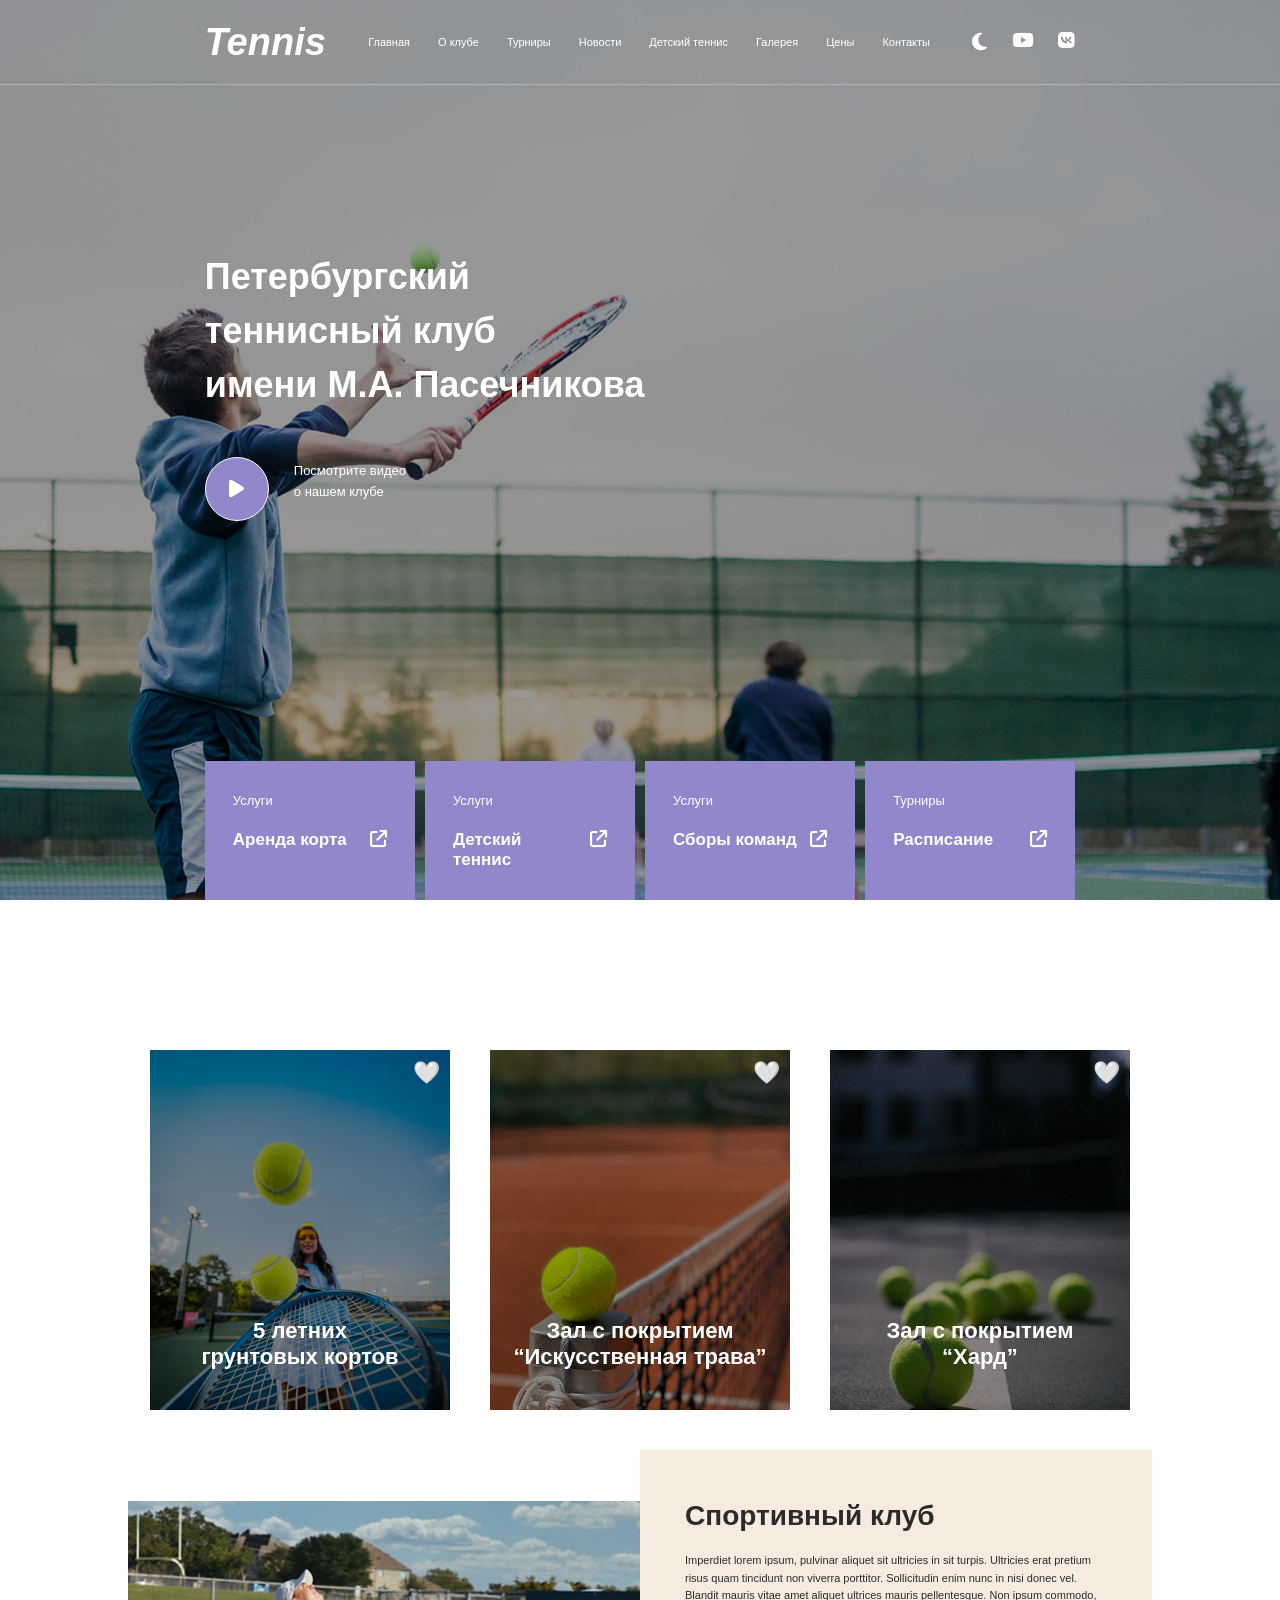
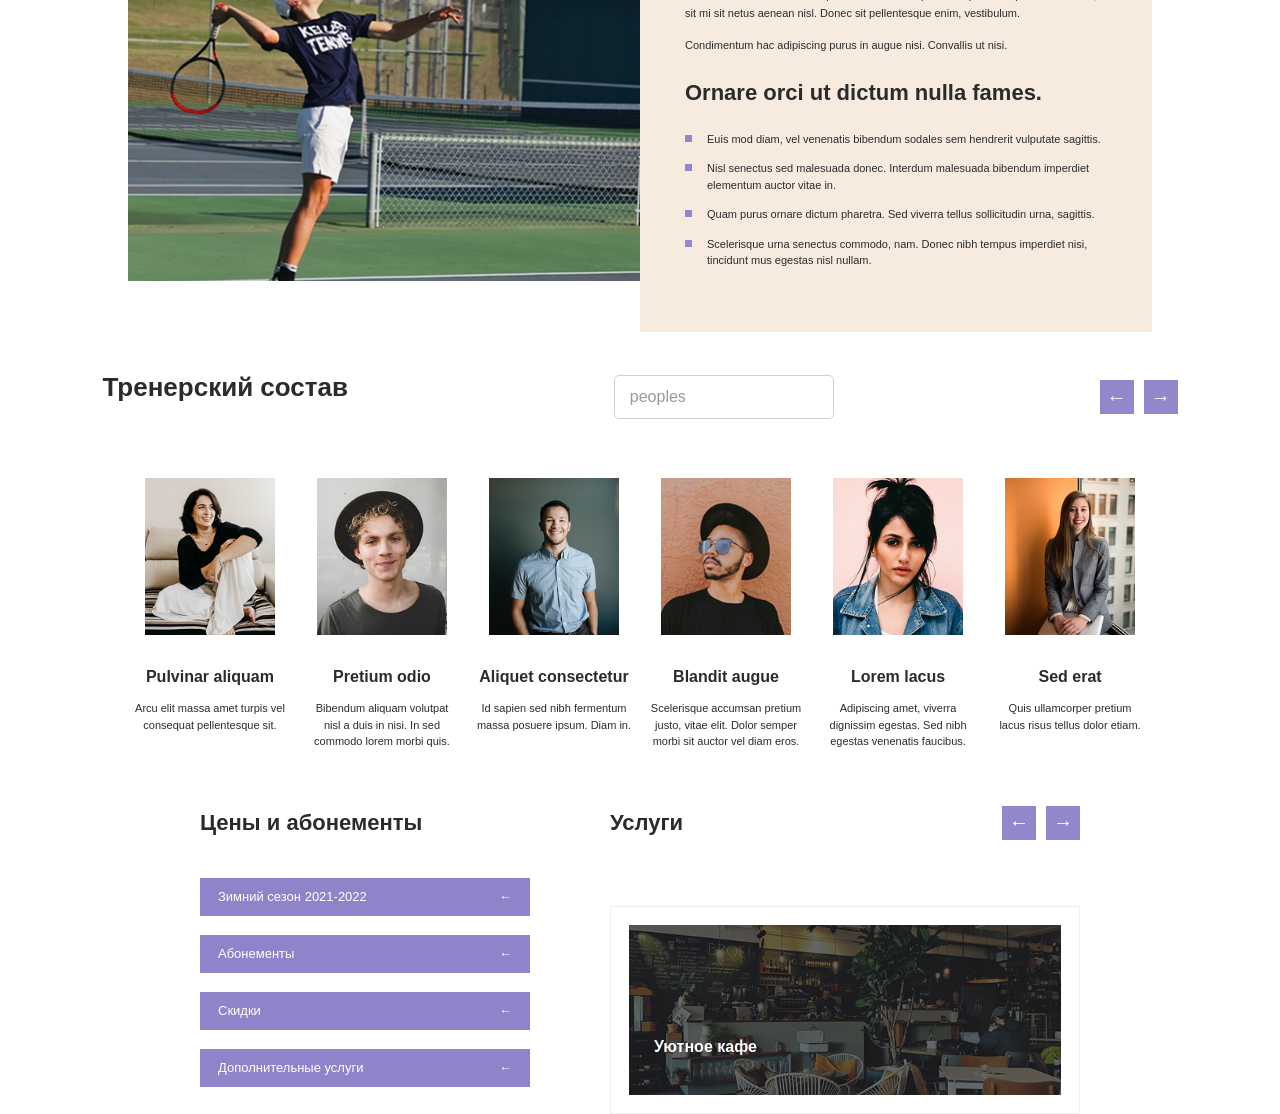
<file: index.html>
<!doctype html>
<html lang="ru">
  <head>
    <meta charset="UTF-8" />
    <meta name="viewport" content="width=device-width, initial-scale=1.0" />
    <title>Tennis Club</title>
    <link rel="stylesheet" href="style1.css" />
    <link
      rel="stylesheet"
      href="https://cdnjs.cloudflare.com/ajax/libs/font-awesome/6.5.2/css/all.min.css"
    />
  </head>
  <body>
    <div class="main">
      <header>
        <a href="#" class="logo">Tennis</a>

        <nav>
          <a href="#">Главная</a>
          <a href="kulibXaqida.html">О клубе</a>
          <a href="#">Турниры</a>
          <a href="yangilik.html">Новости</a>
          <a href="#">Детский теннис</a>
          <a href="#">Галерея</a>
          <a href="#">Цены</a>
          <a href="#">Контакты</a>
        </nav>

        <div class="icons">
          <button class="theme-btn" id="themeBtn">
            <i class="fa-solid fa-moon"></i>
          </button>
          <i class="fa-brands fa-youtube"></i>
          <i class="fa-brands fa-vk"></i>
        </div>
      </header>

      <section class="hero">
        <h1>
          Петербургский<br />
          теннисный клуб<br />
          имени М.А. Пасечникова
        </h1>

        <div class="video">
          <button><i class="fa-solid fa-play"></i></button>
          <p>Посмотрите видео<br />о нашем клубе</p>
        </div>

        <div class="cards">
          <div class="card">
            <p>Услуги</p>
            <h3>
              Аренда корта
              <i class="fa-solid fa-arrow-up-right-from-square"></i>
            </h3>
          </div>

          <div class="card">
            <p>Услуги</p>
            <h3>
              Детский теннис
              <i class="fa-solid fa-arrow-up-right-from-square"></i>
            </h3>
          </div>

          <div class="card">
            <p>Услуги</p>
            <h3>
              Сборы команд
              <i class="fa-solid fa-arrow-up-right-from-square"></i>
            </h3>
          </div>

          <div class="card">
            <p>Турниры</p>
            <h3>
              Расписание <i class="fa-solid fa-arrow-up-right-from-square"></i>
            </h3>
          </div>
        </div>
      </section>
    </div>

    <section class="sec-1">
      <div class="tennis-card1">
        <span class="likee">🤍</span>
        <h2>5 летних<br />грунтовых кортов</h2>
      </div>
      <div class="tennis-card2">
        <span class="likee">🤍</span>
        <h2>
          Зал с покрытием <br />
          “Искусственная трава”
        </h2>
      </div>
      <div class="tennis-card3">
        <span class="likee">🤍</span>
        <h2>
          Зал с покрытием <br />
          “Хард”
        </h2>
      </div>
    </section>

    <section class="sec-2">
      <div class="club">
        <img src="assets/Rectangle 45.png" alt="Tennis" />

        <div class="text">
          <h1>Спортивный клуб</h1>

          <p>
            Imperdiet lorem ipsum, pulvinar aliquet sit ultricies in sit turpis.
            Ultricies erat pretium risus quam tincidunt non viverra porttitor.
            Sollicitudin enim nunc in nisi donec vel. Blandit mauris vitae amet
            aliquet ultrices mauris pellentesque. Non ipsum commodo, sit mi sit
            netus aenean nisl. Donec sit pellentesque enim, vestibulum.
          </p>

          <p>
            Condimentum hac adipiscing purus in augue nisi. Convallis ut nisi.
          </p>

          <h2>Ornare orci ut dictum nulla fames.</h2>

          <ul>
            <li>
              Euis mod diam, vel venenatis bibendum sodales sem hendrerit
              vulputate sagittis.
            </li>
            <li>
              Nisl senectus sed malesuada donec. Interdum malesuada bibendum
              imperdiet elementum auctor vitae in.
            </li>
            <li>
              Quam purus ornare dictum pharetra. Sed viverra tellus sollicitudin
              urna, sagittis.
            </li>
            <li>
              Scelerisque urna senectus commodo, nam. Donec nibh tempus
              imperdiet nisi, tincidunt mus egestas nisl nullam.
            </li>
          </ul>
        </div>
      </div>
    </section>

    <section class="trainers">
      <div class="top">
        <h1>Тренерский состав</h1>

        <input class="inp" type="text" placeholder="peoples" />

        <div class="buttons">
          <button>←</button>
          <button>→</button>
        </div>
      </div>

      <div class="cardsss">
        <div class="cardd">
          <img src="assets/Rectangle 39 (1).png" alt="Тренер" />
          <h3 class="userName">Pulvinar aliquam</h3>
          <p>
            Arcu elit massa amet turpis vel <br />
            consequat pellentesque sit.
          </p>
        </div>

        <div class="cardd">
          <img src="assets/Rectangle 52.png" alt="Тренер" />
          <h3 class="userName">Pretium odio</h3>
          <p>
            Bibendum aliquam volutpat <br />
            nisl a duis in nisi. In sed <br />
            commodo lorem morbi quis.
          </p>
        </div>

        <div class="cardd">
          <img src="assets/Rectangle 54.png" alt="Тренер" />
          <h3 class="userName">Aliquet consectetur</h3>
          <p>
            Id sapien sed nibh fermentum <br />
            massa posuere ipsum. Diam in.
          </p>
        </div>

        <div class="cardd">
          <img src="assets/Rectangle 56.png" alt="Тренер" />
          <h3 class="userName">Blandit augue</h3>
          <p>
            Scelerisque accumsan pretium <br />
            justo, vitae elit. Dolor semper <br />
            morbi sit auctor vel diam eros.
          </p>
        </div>

        <div class="cardd">
          <img src="assets/Rectangle 58.png" alt="Тренер" />
          <h3 class="userName">Lorem lacus</h3>
          <p>
            Adipiscing amet, viverra <br />
            dignissim egestas. Sed nibh <br />
            egestas venenatis faucibus.
          </p>
        </div>

        <div class="cardd">
          <img src="assets/Rectangle 60.png" alt="Тренер" />
          <h3 class="userName">Sed erat</h3>
          <p>
            Quis ullamcorper pretium <br />
            lacus risus tellus dolor etiam.
          </p>
        </div>
      </div>
    </section>

    <section>
      <div class="wrapper">
        <div class="prices">
          <h2>Цены и абонементы</h2>

          <a href="#" class="btn">Зимний сезон 2021-2022 <span>←</span></a>
          <a href="#" class="btn">Абонементы <span>←</span></a>
          <a href="#" class="btn">Скидки <span>←</span></a>
          <a href="#" class="btn">Дополнительные услуги <span>←</span></a>
        </div>

        <div class="services">
          <div class="top">
            <h2>Услуги</h2>
            <div class="arrows">
              <button>←</button>
              <button>→</button>
            </div>
          </div>

          <div class="cardddd">
            <div class="photo">
              <img src="./assets/Rectangle 39 (2).png" alt="Уютное кафе" />
              <p>Уютное кафе</p>
            </div>
          </div>
        </div>
      </div>
    </section>
    <script src="./app.js"></script>
  </body>
</html>
</file>
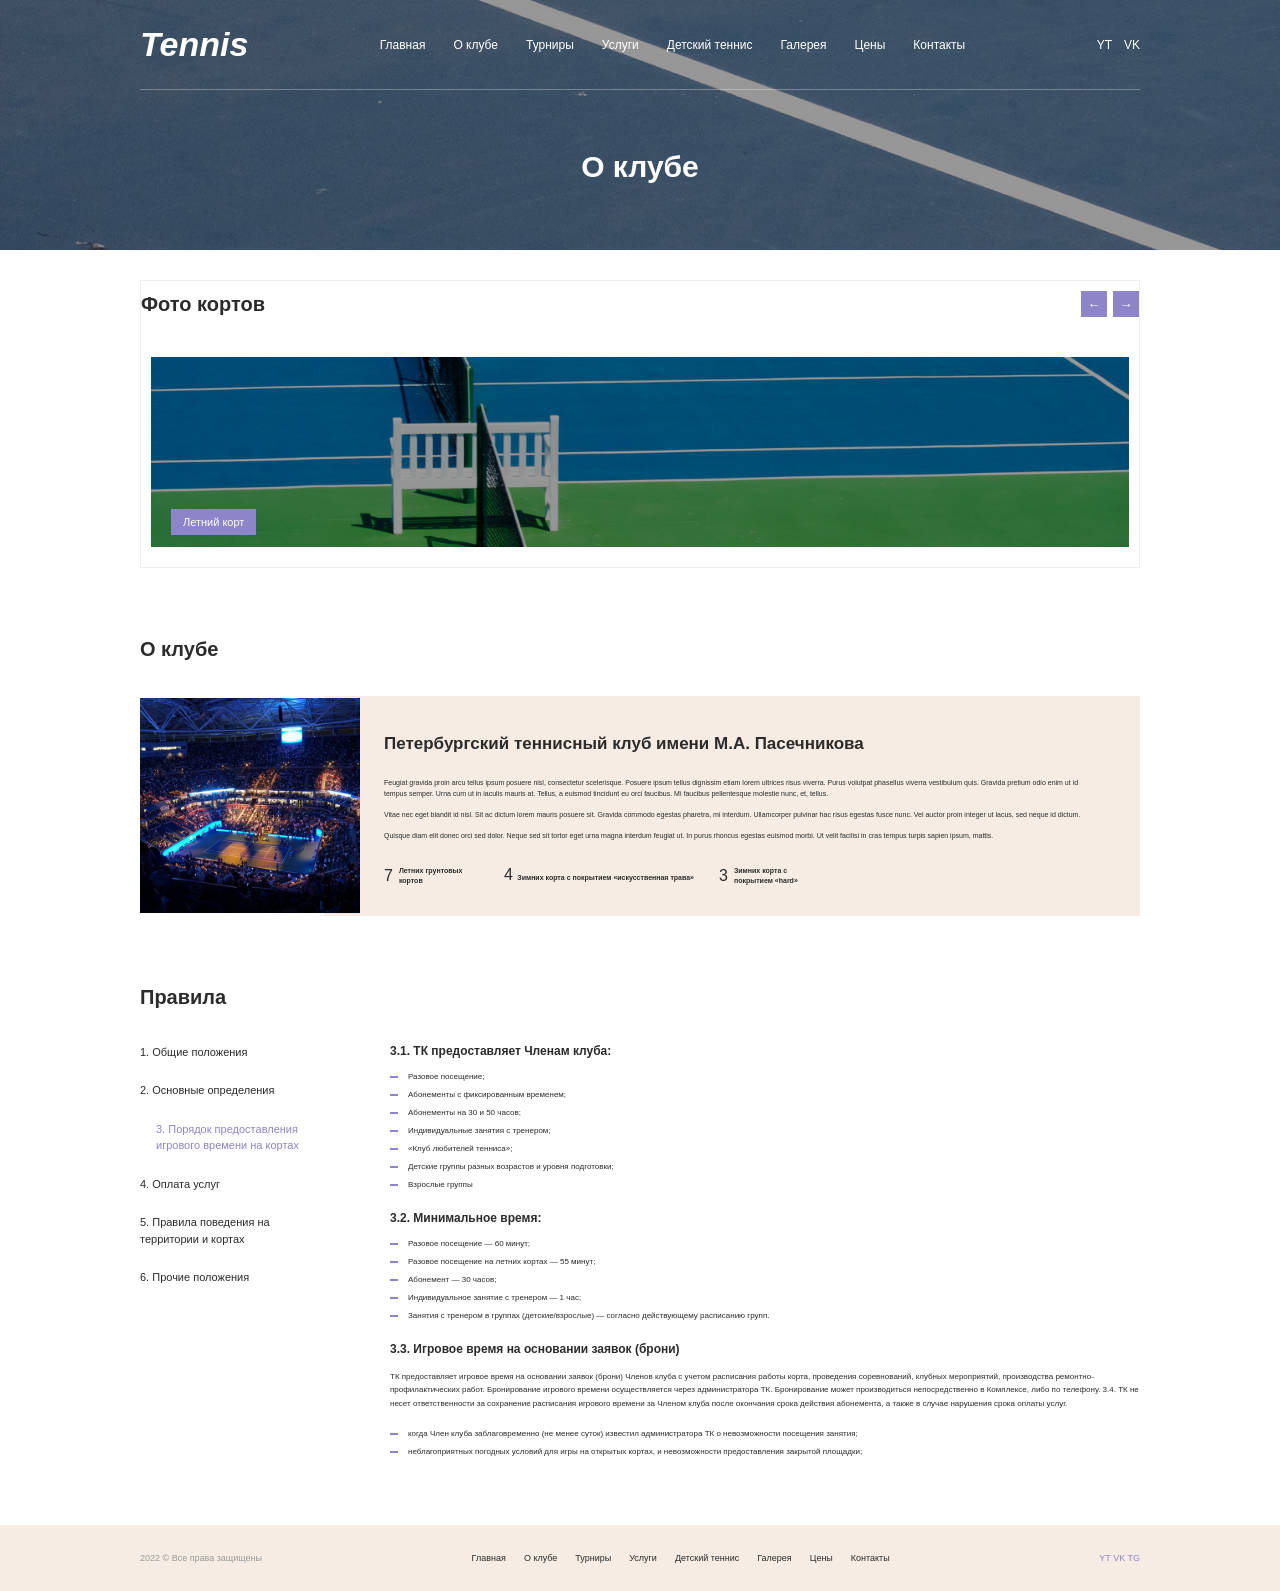
<file: kulibXaqida.html>
<!doctype html>
<html lang="ru">
  <head>
    <meta charset="UTF-8" />
    <meta name="viewport" content="width=device-width, initial-scale=1.0" />
    <title>О клубе - Tennis Club</title>
    <link rel="stylesheet" href="kulibXaqida.css" />
  </head>
  <body>
    <!-- Шапка -->
    <header class="header">
      <img src="./assets/Rectangle 26 (2).png" alt="" class="header-bg" />

      <div class="container header1">
        <a href="#" class="logo">Tennis</a>

        <nav class="menu">
          <a href="#">Главная</a>
          <a href="kulibXaqida.html">О клубе</a>
          <a href="#">Турниры</a>
          <a href="#">Услуги</a>
          <a href="#">Детский теннис</a>
          <a href="#">Галерея</a>
          <a href="#">Цены</a>
          <a href="#">Контакты</a>
        </nav>

        <div class="icon">
          <a href="#">YT</a>
          <a href="#">VK</a>
        </div>
      </div>

      <h1 class="title1">О клубе</h1>
    </header>

    <main>
      <section class="photos11">
        <div class="container">
          <div class="photos111">
            <h2 class="section-title">Фото кортов</h2>

            <div class="arr">
              <button type="button">←</button>
              <button type="button">→</button>
            </div>
          </div>

          <div class="yozgi">
            <img src="./assets/Rectangle 39 (3).png" alt="Летний корт" />
            <span class="yoz">Летний корт</span>
          </div>
        </div>
      </section>

      <section class="about1">
        <div class="container">
          <h2 class="section-title">О клубе</h2>

          <div class="about2">
            <img
              src="./assets/Rectangle 45 (3).png"
              alt="Стадион"
              class="about-img"
            />

            <div class="about3">
              <h3 class="about4">
                Петербургский теннисный клуб имени М.А. Пасечникова
              </h3>

              <p>
                Feugiat gravida proin arcu tellus ipsum posuere nisl,
                consectetur scelerisque. Posuere ipsum tellus dignissim etiam
                lorem ultrices risus viverra. Purus volutpat phasellus viverra
                vestibulum quis. Gravida pretium odio enim ut id tempus semper.
                Urna cum ut in iaculis mauris at. Tellus, a euismod tincidunt eu
                orci faucibus. Mi faucibus pellentesque molestie nunc, et,
                tellus.
              </p>

              <p>
                Vitae nec eget blandit id nisl. Sit ac dictum lorem mauris
                posuere sit. Gravida commodo egestas pharetra, mi interdum.
                Ullamcorper pulvinar hac risus egestas fusce nunc. Vel auctor
                proin integer ut lacus, sed neque id dictum.
              </p>

              <p>
                Quisque diam elit donec orci sed dolor. Neque sed sit tortor
                eget urna magna interdum feugiat ut. In purus rhoncus egestas
                euismod morbi. Ut velit facilisi in cras tempus turpis sapien
                ipsum, mattis.
              </p>

              <div class="div1">
                <div class="div2">
                  <span class="number">7</span>
                  <span class="text">Летних грунтовых кортов</span>
                </div>
                <div class="fact">
                  <span class="number">4</span>
                  <span class="text"
                    >Зимних корта с покрытием «искусственная трава»</span
                  >
                </div>
                <div class="div2">
                  <span class="number">3</span>
                  <span class="text">Зимних корта с покрытием «hard»</span>
                </div>
              </div>
            </div>
          </div>
        </div>
      </section>

      <section class="rules">
        <div class="container">
          <h2 class="section-title">Правила</h2>

          <div class="rules-box">
            <ul class="rules-menu">
              <li><a href="#">1. Общие положения</a></li>
              <li><a href="#">2. Основные определения</a></li>
              <li class="active">
                <a href="#"
                  >3. Порядок предоставления игрового времени на кортах</a
                >
              </li>
              <li><a href="#">4. Оплата услуг</a></li>
              <li>
                <a href="#">5. Правила поведения на территории и кортах</a>
              </li>
              <li><a href="#">6. Прочие положения</a></li>
            </ul>

            <div class="rules-text">
              <h4>3.1. ТК предоставляет Членам клуба:</h4>
              <ul class="dash-list">
                <li>Разовое посещение;</li>
                <li>Абонементы с фиксированным временем;</li>
                <li>Абонементы на 30 и 50 часов;</li>
                <li>Индивидуальные занятия с тренером;</li>
                <li>«Клуб любителей тенниса»;</li>
                <li>Детские группы разных возрастов и уровня подготовки;</li>
                <li>Взрослые группы</li>
              </ul>

              <h4>3.2. Минимальное время:</h4>
              <ul class="dash-list">
                <li>Разовое посещение — 60 минут;</li>
                <li>Разовое посещение на летних кортах — 55 минут;</li>
                <li>Абонемент — 30 часов;</li>
                <li>Индивидуальное занятие с тренером — 1 час;</li>
                <li>
                  Занятия с тренером в группах (детские/взрослые) — согласно
                  действующему расписанию групп.
                </li>
              </ul>

              <h4>3.3. Игровое время на основании заявок (брони)</h4>
              <p>
                ТК предоставляет игровое время на основании заявок (брони)
                Членов клуба с учетом расписания работы корта, проведения
                соревнований, клубных мероприятий, производства
                ремонтно-профилактических работ. Бронирование игрового времени
                осуществляется через администратора ТК. Бронирование может
                производиться непосредственно в Комплексе, либо по телефону.
                3.4. ТК не несет ответственности за сохранение расписания
                игрового времени за Членом клуба после окончания срока действия
                абонемента, а также в случае нарушения срока оплаты услуг.
              </p>

              <ul class="dash-list">
                <li>
                  когда Член клуба заблаговременно (не менее суток) известил
                  администратора ТК о невозможности посещения занятия;
                </li>
                <li>
                  неблагоприятных погодных условий для игры на открытых кортах,
                  и невозможности предоставления закрытой площадки;
                </li>
              </ul>
            </div>
          </div>
        </div>
      </section>
    </main>

    <footer class="footer">
      <div class="container footer-inner">
        <p class="copyright">2022 © Все права защищены</p>

        <nav class="footer-menu">
          <a href="#">Главная</a>
          <a href="kulibXaqida.html">О клубе</a>
          <a href="#">Турниры</a>
          <a href="#">Услуги</a>
          <a href="#">Детский теннис</a>
          <a href="#">Галерея</a>
          <a href="#">Цены</a>
          <a href="#">Контакты</a>
        </nav>

        <div class="socials footer-socials">
          <a href="#">YT</a>
          <a href="#">VK</a>
          <a href="#">TG</a>
        </div>
      </div>
    </footer>
    <script src="app.js"></script>
  </body>
</html>
</file>
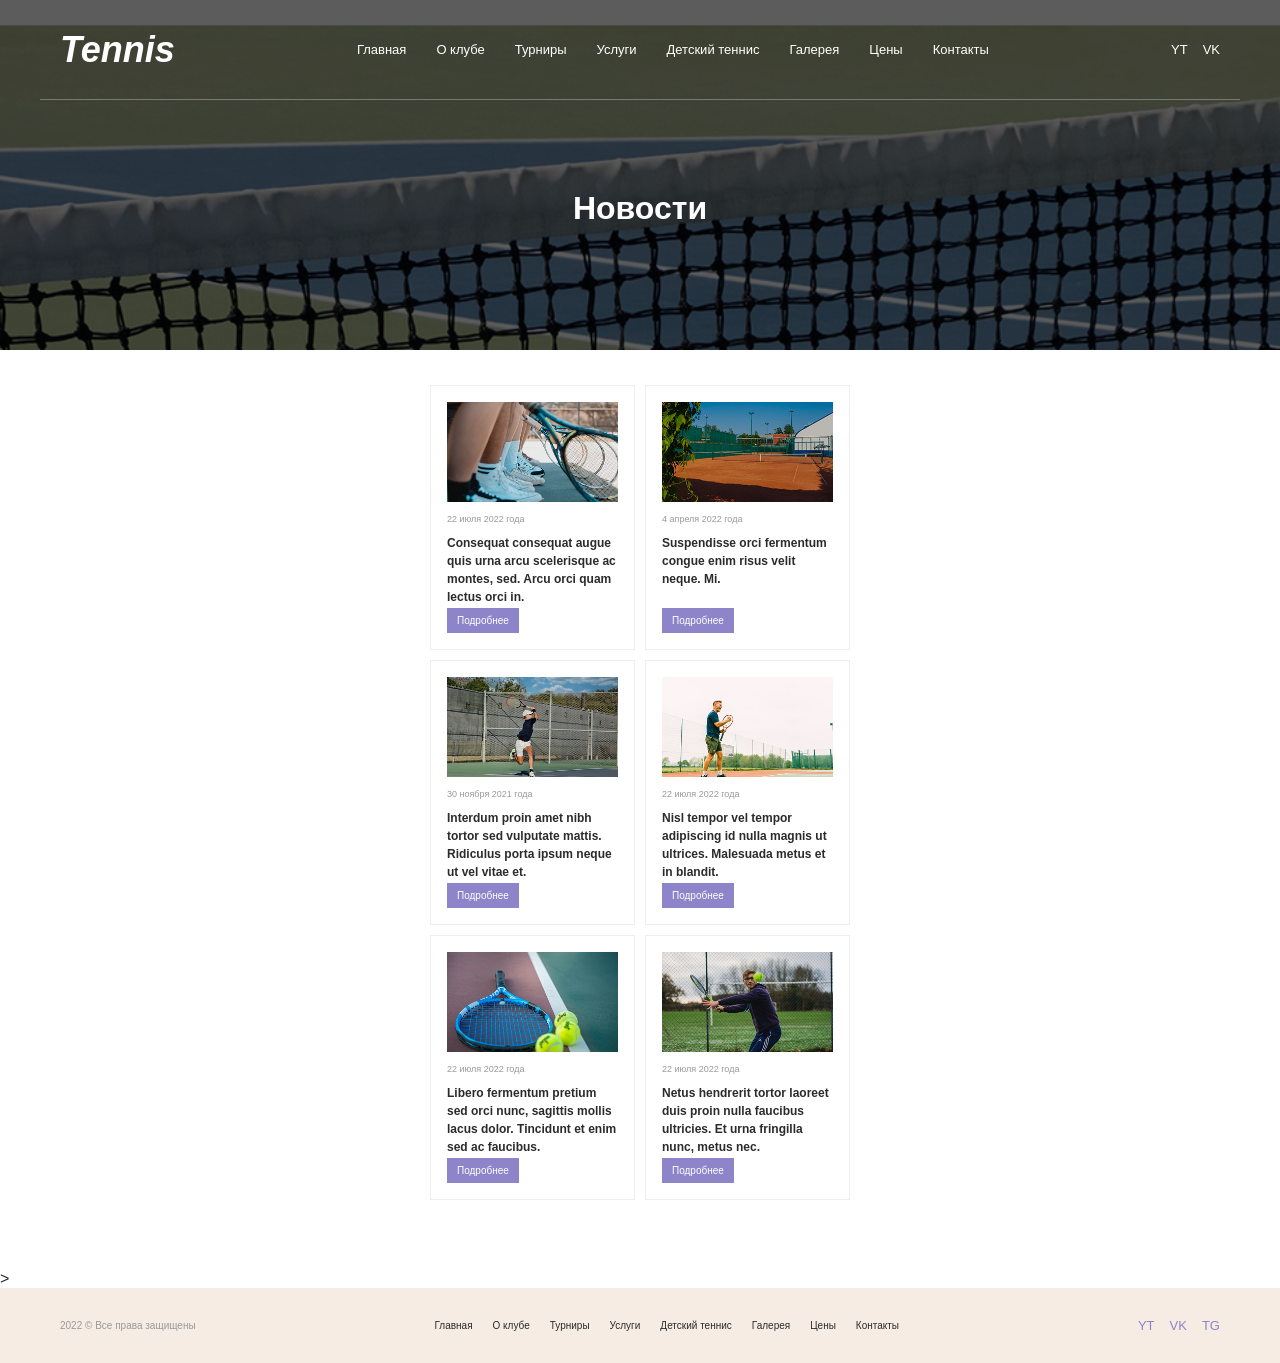
<file: yangilik.html>
<!doctype html>
<html lang="en">
  <head>
    <meta charset="UTF-8" />
    <meta name="viewport" content="width=device-width, initial-scale=1.0" />
    <title>Новости - Tennis Club</title>
    <link rel="stylesheet" href="yangilik.css" />
  </head>
  <body>
    <header class="header">
      <div class="container header-inner">
        <a href="#" class="logo">Tennis</a>

        <nav class="menu">
          <a href="#">Главная</a>
          <a href="#">О клубе</a>
          <a href="#">Турниры</a>
          <a href="#">Услуги</a>
          <a href="#">Детский теннис</a>
          <a href="#">Галерея</a>
          <a href="#">Цены</a>
          <a href="#">Контакты</a>
        </nav>

        <div class="socials">
          <a href="#">YT</a>
          <a href="#">VK</a>
        </div>
      </div>

      <h1 class="title">Новости</h1>
    </header>

    <main class="news">
      <div class="container news-list">
        <div class="news-card">
          <img src="assets/Rectangle 39 (4).png" alt="img" />
          <span class="date">22 июля 2022 года</span>
          <p class="text">
            Consequat consequat augue quis urna arcu scelerisque ac montes, sed.
            Arcu orci quam lectus orci in.
          </p>
          <a href="#" class="more">Подробнее</a>
        </div>

        <div class="news-card">
          <img src="assets/Rectangle 39 (5).png" alt="img" />
          <span class="date">4 апреля 2022 года</span>
          <p class="text">
            Suspendisse orci fermentum congue enim risus velit neque. Mi.
          </p>
          <a href="#" class="more">Подробнее</a>
        </div>

        <div class="news-card">
          <img src="assets/Rectangle 39 (6).png" alt="img" />
          <span class="date">30 ноября 2021 года</span>
          <p class="text">
            Interdum proin amet nibh tortor sed vulputate mattis. Ridiculus
            porta ipsum neque ut vel vitae et.
          </p>
          <a href="#" class="more">Подробнее</a>
        </div>

        <div class="news-card">
          <img src="./assets/Rectangle 39 (7).png" alt="img" />
          <span class="date">22 июля 2022 года</span>
          <p class="text">
            Nisl tempor vel tempor adipiscing id nulla magnis ut ultrices.
            Malesuada metus et in blandit.
          </p>
          <a href="#" class="more">Подробнее</a>
        </div>

        <div class="news-card">
          <img src="assets/Rectangle 39 (8).png" alt="img" />
          <span class="date">22 июля 2022 года</span>
          <p class="text">
            Libero fermentum pretium sed orci nunc, sagittis mollis lacus dolor.
            Tincidunt et enim sed ac faucibus.
          </p>
          <a href="#" class="more">Подробнее</a>
        </div>

        <div class="news-card">
          <img src="assets/Rectangle 39 (9).png" alt="img" />
          <span class="date">22 июля 2022 года</span>
          <p class="text">
            Netus hendrerit tortor laoreet duis proin nulla faucibus ultricies.
            Et urna fringilla nunc, metus nec.
          </p>
          <a href="#" class="more">Подробнее</a>
        </div>
      </div>
    </main>
    >
    <footer class="footer">
      <div class="container footer-inner">
        <p class="copy">2022 © Все права защищены</p>

        <nav class="footer-menu">
          <a href="#">Главная</a>
          <a href="#">О клубе</a>
          <a href="#">Турниры</a>
          <a href="#">Услуги</a>
          <a href="#">Детский теннис</a>
          <a href="#">Галерея</a>
          <a href="#">Цены</a>
          <a href="#">Контакты</a>
        </nav>

        <div class="socials footer-socials">
          <a href="#">YT</a>
          <a href="#">VK</a>
          <a href="#">TG</a>
        </div>
      </div>
    </footer>
    <script src="app.js"></script>
  </body>
</html>
</file>
<file: style1.css>
* {
  margin: 0;
  padding: 0;
  box-sizing: border-box;
  font-family: Arial, sans-serif;
}

body {
  color: #2b2b2b;
}

.main {
  width: 100%;
  min-height: 100vh;
  background: url("assets/Rectangle 26.png") center/cover no-repeat;
  color: white;
}

header {
  height: 85px;
  padding: 0 16%;
  display: flex;
  align-items: center;
  justify-content: space-between;
  border-bottom: 1px solid #ffffff40;
}

.logo {
  color: white;
  font-size: 38px;
  font-weight: bold;
  font-style: italic;
  text-decoration: none;
}

nav {
  display: flex;
  gap: 28px;
}

nav a {
  color: white;
  font-size: 11px;
  text-decoration: none;
  transition: 0.3s;
}

nav a:hover {
  color: #9187ca;
}

.icons {
  display: flex;
  gap: 25px;
  font-size: 19px;
}

.hero {
  position: relative;
  min-height: calc(100vh - 85px);
  padding: 165px 16% 0;
}

.hero h1 {
  font-size: 36px;
  line-height: 1.5;
}

.video {
  display: flex;
  align-items: center;
  gap: 25px;
  margin-top: 45px;
}

.video button {
  width: 64px;
  height: 64px;
  border: 1px solid white;
  border-radius: 50%;
  background: #9187ca;
  color: white;
  font-size: 20px;
  cursor: pointer;
}

.video p,
.card p {
  font-size: 13px;
  line-height: 1.6;
}

.cards {
  position: absolute;
  bottom: 0;
  left: 16%;
  right: 16%;
  display: flex;
  gap: 10px;
}

.card {
  flex: 1;
  min-width: 0;
  padding: 30px 28px;
  background: #9187ca;
}

.card p {
  margin-bottom: 18px;
}

.card h3 {
  display: flex;
  justify-content: space-between;
  gap: 8px;
  font-size: 17px;
}

.sec-1 {
  display: flex;
  justify-content: center;
  gap: 40px;
  margin-top: 150px;
}

.tennis-card1,
.tennis-card2,
.tennis-card3 {
  position: relative;
  width: 300px;
  height: 360px;
  display: flex;
  align-items: end;
  justify-content: center;
  background-size: cover;
  background-position: center;
  transition: 0.3s;
}

.tennis-card1 {
  background-image: url("assets/Rectangle 39.png");
}

.tennis-card2 {
  background-image: url("assets/Rectangle 41.png");
}

.tennis-card3 {
  background-image: url("assets/Rectangle 43.png");
}

.tennis-card1 h2,
.tennis-card2 h2,
.tennis-card3 h2 {
  padding-bottom: 15px;
  color: white;
  text-align: center;
  font-size: 22px;
}

.tennis-card1:hover,
.tennis-card2:hover,
.tennis-card3:hover {
  transform: translateY(-8px);
}

.tennis-card1:active,
.tennis-card2:active,
.tennis-card3:active {
  transform: scale(0.97);
}

.likee {
  position: absolute;
  top: 10px;
  right: 10px;
  font-size: 22px;
  cursor: pointer;
}

.club {
  width: 80%;
  margin: 40px auto;
  display: flex;
  align-items: center;
}

.club img {
  width: 50%;
  height: 380px;
  object-fit: cover;
}

.text {
  width: 50%;
  padding: 50px 45px;
  background: #f7ebdf;
}

h1 {
  font-size: 28px;
  margin-bottom: 20px;
}

p {
  font-size: 11px;
  line-height: 1.6;
  margin-bottom: 15px;
}

h2 {
  font-size: 22px;
  margin: 25px 0;
}

ul {
  list-style: none;
}

li {
  position: relative;
  padding-left: 22px;
  margin-bottom: 13px;
  font-size: 11px;
  line-height: 1.5;
}

li::before {
  content: "";
  position: absolute;
  top: 4px;
  left: 0;
  width: 7px;
  height: 7px;
  background: #9187ca;
}

.trainers {
  width: 84%;
  margin: 20px auto;
}

.top {
  display: flex;
  align-items: center;
  justify-content: space-between;
  margin-bottom: 45px;
}

.top h1 {
  font-size: 26px;
}

.buttons,
.arrows {
  display: flex;
  gap: 10px;
}

.buttons button,
.arrows button {
  width: 34px;
  height: 34px;
  border: none;
  background: #9187ca;
  color: white;
  font-size: 20px;
  cursor: pointer;
}

.cardsss {
  display: flex;
  justify-content: center;
}

.cardd {
  width: 16%;
  text-align: center;
  cursor: pointer;
  transition: 0.3s;
}

.cardd:hover {
  transform: translateY(-10px);
  box-shadow: 0 8px 20px #00000025;
}

.cardd:active {
  transform: scale(0.97);
}

.cardd img {
  width: 150px;
  height: 177px;
  padding: 10px;
  object-fit: cover;
  transition: 0.3s;
}

.cardd:hover img {
  transform: scale(1.03);
}

.cardd h3 {
  margin: 17px 0 12px;
  font-size: 16px;
  line-height: 1.4;
  transition: 0.3s;
}

.cardd:hover h3 {
  color: grey;
}

.cardd p {
  font-size: 11px;
  line-height: 1.5;
}

.wrapper {
  display: flex;
  gap: 80px;
  max-width: 880px;
  margin: 0 auto;
}

.prices {
  width: 330px;
}

.prices h2 {
  margin-bottom: 42px;
}

.btn {
  height: 38px;
  margin-top: 19px;
  padding: 0 18px;
  display: flex;
  align-items: center;
  justify-content: space-between;
  background: #8e84c9;
  color: white;
  font-size: 13px;
  text-decoration: none;
}

.btn:hover {
  background: #7d72bf;
}

.services {
  flex: 1;
}

.cardddd {
  margin-top: 45px;
  padding: 18px;
  border: 1px solid #eee;
}

.photo {
  position: relative;
  height: 170px;
  background: #222;
}

.photo img {
  width: 100%;
  height: 100%;
  object-fit: cover;
  opacity: 0.7;
}

.photo p {
  position: absolute;
  left: 25px;
  bottom: 20px;
  color: white;
  font-size: 16px;
  font-weight: bold;
}

.inp {
  width: 220px;
  padding: 12px 15px;
  border: 1px solid #d0d0d0;
  border-radius: 5px;
  outline: none;
  color: #333;
  background: white;
  font-size: 16px;
  transition: 0.3s;
}

.inp::placeholder {
  color: #999;
}

.inp:focus {
  border-color: #8b0000;
  box-shadow: 0 0 5px #8b000033;
}

.theme-btn {
  border: none;
  background: transparent;
  color: inherit;
  font-size: 20px;
  cursor: pointer;
  transition: 0.3s;
}

.theme-btn:hover {
  transform: rotate(20deg) scale(1.1);
}

/* DARK MODE */
body.dark {
  background: #121212;
  color: white;
}

body.dark .text,
body.dark .cardd,
body.dark .prices,
body.dark .services {
  background: #1e1e1e;
  color: white;
}

body.dark h1,
body.dark h2,
body.dark h3,
body.dark p,
body.dark li {
  color: white;
}

body.dark .inp {
  background: #222;
  color: white;
  border-color: #555;
}

body.dark .inp::placeholder {
  color: #bbb;
}

/* TABLET */
@media (max-width: 1024px) {
  header {
    padding: 0 30px;
  }

  nav {
    gap: 14px;
  }

  .hero {
    padding-left: 30px;
    padding-right: 30px;
  }

  .cards {
    left: 30px;
    right: 30px;
  }

  .card {
    padding: 20px;
  }

  .sec-1 {
    gap: 20px;
    padding: 30px;
  }

  .club {
    gap: 20px;
  }

  .wrapper {
    gap: 30px;
    padding: 30px;
  }

  .cardsss {
    display: grid;
    grid-template-columns: repeat(3, minmax(0, 1fr));
    gap: 24px;
  }

  .cardd {
    width: 100%;
    padding: 15px;
  }

  .cardd img {
    max-width: 180px;
    width: 100%;
    height: 150px;
  }
}

/* SMALL TABLET */
@media (max-width: 768px) {
  header {
    height: auto;
    min-height: 85px;
    padding: 20px;
    flex-wrap: wrap;
    gap: 15px;
  }

  nav {
    order: 3;
    width: 100%;
    flex-wrap: wrap;
  }

  .hero {
    padding: 50px 20px;
  }

  .hero h1 {
    font-size: 32px;
  }

  .cards {
    position: static;
    margin: 30px 20px 0;
    display: grid;
    grid-template-columns: repeat(2, minmax(0, 1fr));
  }

  .main {
    height: auto;
    padding-bottom: 20px;
  }

  .sec-1 {
    display: grid;
    grid-template-columns: repeat(2, minmax(0, 1fr));
    margin-top: 60px;
  }

  .tennis-card1,
  .tennis-card2,
  .tennis-card3 {
    width: 100%;
    height: 260px;
  }

  .tennis-card3 {
    grid-column: 1 / -1;
  }

  .club {
    width: 90%;
    flex-direction: column;
  }

  .club img,
  .text {
    width: 100%;
  }

  .cardsss {
    grid-template-columns: repeat(2, minmax(0, 1fr));
  }

  .wrapper {
    display: grid;
    grid-template-columns: 1fr;
  }

  .prices {
    width: 100%;
  }

  .inp {
    max-width: 100%;
  }
}

/* MOBILE */
@media (max-width: 480px) {
  .logo {
    font-size: 26px;
  }

  nav {
    gap: 12px;
  }

  nav a {
    font-size: 12px;
  }

  .icons {
    gap: 12px;
  }

  .hero h1 {
    font-size: 26px;
  }

  .video {
    gap: 12px;
  }

  .video button {
    width: 52px;
    height: 52px;
  }

  .cards,
  .sec-1,
  .cardsss {
    grid-template-columns: 1fr;
  }

  .sec-1 {
    padding: 16px;
  }

  .tennis-card3 {
    grid-column: auto;
  }

  .club {
    width: 92%;
  }

  .club img {
    height: auto;
  }

  .text {
    padding: 25px 20px;
  }

  .text h1 {
    font-size: 24px;
  }

  .text p,
  .text li {
    font-size: 14px;
  }

  .trainers {
    width: 92%;
  }

  .top {
    flex-wrap: wrap;
    gap: 12px;
  }

  .cardd {
    width: 100%;
  }

  .cardd img {
    width: 100%;
    height: auto;
  }

  .wrapper {
    padding: 20px 16px;
    gap: 30px;
  }

  .photo {
    height: 170px;
  }
}
</file>
<file: kulibXaqida.css>
* {
  margin: 0;
  padding: 0;
  box-sizing: border-box;
}

body {
  font-family: Arial, sans-serif;
  color: #2b2b2b;
  background: #fff;
}

a {
  text-decoration: none;
  color: inherit;
}

ul {
  list-style: none;
}

.container {
  width: 1000px;
  max-width: 100%;
  margin: 0 auto;
}

.section-title {
  font-size: 20px;
}

.header {
  position: relative;
  height: 250px;
  color: white;
}

.header-bg {
  position: absolute;
  top: 0;
  left: 0;
  width: 100%;
  height: 100%;
  object-fit: cover;
}

/* затемнение */
.header::before {
  content: "";
  position: absolute;
  top: 0;
  left: 0;
  width: 100%;
  height: 100%;
  background: rgba(0, 0, 0, 0.4);
}

.header1 {
  position: relative;
  display: flex;
  justify-content: space-between;
  align-items: center;
  height: 90px;
  border-bottom: 1px solid rgba(255, 255, 255, 0.3);
}

.logo {
  font-size: 34px;
  font-weight: bold;
  font-style: italic;
}

.menu {
  display: flex;
  gap: 28px;
  font-size: 12px;
}

.menu a:hover {
  color: #8e84c9;
}

.icon {
  display: flex;
  gap: 12px;
  font-size: 12px;
}

.title1 {
  position: relative;
  text-align: center;
  font-size: 30px;
  margin-top: 60px;
}

.photos11 {
  padding-top: 30px;
}

.photos11 .container {
  border: 1px solid #eee;
  padding: 0 0 20px;
}

.photos111 {
  display: flex;
  justify-content: space-between;
  align-items: center;
  padding: 10px 0;
}

.arr {
  display: flex;
  gap: 6px;
}

.arr button {
  width: 26px;
  height: 26px;
  border: none;
  background: #8e84c9;
  color: white;
  cursor: pointer;
}

.arr button:hover {
  background: #7d72bf;
}

.yozgi {
  position: relative;
  margin: 30px 10px 0;
  height: 190px;
}

.yozgi img {
  width: 100%;
  height: 100%;
  object-fit: cover;
  display: block;
}

.yoz {
  position: absolute;
  left: 20px;
  bottom: 12px;
  padding: 7px 12px;
  background: #8e84c9;
  color: white;
  font-size: 11px;
}

.about1 {
  padding-top: 70px;
}

.about2 {
  position: relative;
  display: flex;
  align-items: center;
  margin-top: 35px;
}

.about-img {
  position: relative;
  z-index: 1;
  width: 220px;
  height: 215px;
  object-fit: cover;
}

.about3 {
  background: #f6ece3;
  margin-left: -36px;
  padding: 35px 45px 30px 60px;
  flex: 1;
}

.about4 {
  font-size: 17px;
  line-height: 1.5;
  margin-bottom: 20px;
}

.about3 p {
  font-size: 7px;
  line-height: 1.6;
  margin-bottom: 10px;
}

.div1 {
  display: flex;
  gap: 25px;
  margin-top: 25px;
}

.div2 {
  display: flex;
  align-items: center;
  gap: 6px;
}

.number1 {
  font-size: 28px;
  font-weight: bold;
  color: #8e84c9;
}

.text {
  max-width: 80px;
  font-size: 7px;
  font-weight: bold;
  line-height: 1.4;
}

.rules {
  padding: 70px 0 60px;
}

.rules-box {
  display: flex;
  gap: 60px;
  margin-top: 35px;
}

.rules-menu {
  width: 190px;
  flex-shrink: 0;
}

.rules-menu li {
  margin-bottom: 22px;
  font-size: 11px;
  line-height: 1.5;
}

.rules-menu li.active {
  color: #8e84c9;
  padding-left: 16px;
}

.rules-menu a:hover {
  color: #8e84c9;
}

.rules-text h4 {
  font-size: 12px;
  margin: 22px 0 14px;
}

.rules-text h4:first-child {
  margin-top: 0;
}

.rules-text p {
  font-size: 8px;
  line-height: 1.7;
  margin-bottom: 18px;
}

.dash-list li {
  position: relative;
  padding-left: 18px;
  margin-bottom: 9px;
  font-size: 8px;
}

.dash-list li::before {
  content: "";
  position: absolute;
  left: 0;
  top: 4px;
  width: 8px;
  height: 2px;
  background: #8e84c9;
}

.footer {
  background: #f6ece3;
  padding: 28px 0;
  font-size: 9px;
}

.footer-inner {
  display: flex;
  justify-content: space-between;
  align-items: center;
}

.copyright {
  color: #999;
}

.footer-menu {
  display: flex;
  gap: 18px;
}

.footer-menu a:hover {
  color: #8e84c9;
}

.footer-socials a {
  color: #8e84c9;
}

@media (max-width: 1028px) {
  .header1 {
    flex-wrap: wrap;
    gap: 20px;
  }

  .menu {
    gap: 15px;
  }

  .menu a {
    font-size: 13px;
  }

  .about2 {
    gap: 25px;
  }

  .about-img {
    width: 45%;
    height: auto;
    object-fit: cover;
  }

  .rules-box {
    gap: 25px;
  }

  .footer-inner {
    gap: 20px;
  }
}

@media (max-width: 992px) {
  .header1 {
    flex-wrap: wrap;
  }

  .menu {
    order: 3;
    width: 100%;
    flex-wrap: wrap;
    justify-content: center;
  }

  .icon {
    margin-left: auto;
  }

  .title1 {
    font-size: 42px;
  }

  .about2 {
    flex-direction: column;
  }

  .about-img {
    width: 100%;
    max-height: 400px;
    object-fit: cover;
  }

  .div1 {
    display: grid;
    grid-template-columns: repeat(3, minmax(0, 1fr));
    gap: 15px;
  }

  .rules-box {
    flex-direction: column;
  }

  .rules-menu,
  .rules-text {
    width: 100%;
  }

  .footer-inner {
    flex-wrap: wrap;
  }

  .footer-menu {
    order: 3;
    width: 100%;
    flex-wrap: wrap;
  }
}

@media (max-width: 768px) {
  .container {
    width: 90%;
  }

  .menu {
    justify-content: flex-start;
    gap: 12px 18px;
  }

  .title1 {
    font-size: 34px;
  }

  .section-title {
    font-size: 27px;
  }

  .yozgi img {
    width: 100%;
    height: 300px;
    object-fit: cover;
  }

  .about4 {
    font-size: 24px;
    line-height: 1.4;
  }

  .about3 p {
    font-size: 14px;
    line-height: 1.7;
  }

  .div1 {
    grid-template-columns: 1fr;
    gap: 20px;
  }

  .div2,
  .fact {
    display: flex;
    align-items: center;
    gap: 20px;
  }

  .rules-menu {
    padding: 20px;
  }

  .rules-text {
    font-size: 14px;
    line-height: 1.7;
    overflow-wrap: anywhere;
  }

  .footer-inner {
    gap: 20px;
  }
}

@media (max-width: 480px) {
  .container {
    width: 92%;
  }

  .header1 {
    gap: 15px;
  }

  .logo {
    font-size: 24px;
  }

  .menu {
    gap: 12px;
  }

  .menu a {
    font-size: 12px;
  }

  .title1 {
    font-size: 29px;
  }

  .photos11,
  .about1,
  .rules {
    padding-top: 25px;
    padding-bottom: 25px;
  }

  .section-title {
    font-size: 23px;
  }

  .yozgi img {
    height: 220px;
  }

  .about-img {
    max-height: 240px;
  }

  .about4 {
    font-size: 21px;
  }

  .about3 p {
    font-size: 13px;
  }

  .number {
    font-size: 30px;
  }

  .text {
    font-size: 13px;
    line-height: 1.5;
  }

  .rules-menu {
    padding: 15px;
  }

  .rules-menu li {
    font-size: 13px;
    line-height: 1.5;
  }

  .rules-text {
    font-size: 13px;
  }

  .rules-text h4 {
    font-size: 15px;
  }

  .footer-inner {
    flex-direction: column;
    align-items: flex-start;
  }

  .footer-menu {
    gap: 12px 18px;
  }

  .footer-menu a,
  .copyright {
    font-size: 12px;
  }
}
</file>
<file: yangilik.css>
* {
  margin: 0;
  padding: 0;
  box-sizing: border-box;
}

body {
  font-family: Arial, sans-serif;
  color: #2b2b2b;
  background-color: #fff;
}

a {
  text-decoration: none;
  color: inherit;
}

.container {
  width: 1200px;
  max-width: 100%;
  margin: 0 auto;
  padding: 0 20px;
}

.header {
  height: 350px;
  background: url("./assets/Rectangle\ 26\ \(1\).png") center / cover no-repeat;
  position: relative;
  color: white;
}

.header::before {
  content: "";
  position: absolute;
  top: 0;
  left: 0;
  width: 100%;
  height: 100%;
  background-color: rgba(0, 0, 0, 0.4);
}

.header-inner {
  position: relative;
  display: flex;
  justify-content: space-between;
  align-items: center;
  height: 100px;
  border-bottom: 1px solid rgba(255, 255, 255, 0.3);
}

.logo {
  font-size: 36px;
  font-weight: bold;
  font-style: italic;
}

.menu {
  display: flex;
  gap: 30px;
  font-size: 13px;
}

.menu a:hover {
  color: #8e84c9;
}

.socials {
  display: flex;
  gap: 15px;
  font-size: 13px;
}

.title {
  position: relative;
  text-align: center;
  font-size: 32px;
  margin-top: 90px;
}

.news {
  padding: 35px 0 70px;
}

.news-list {
  display: flex;
  flex-wrap: wrap;
  justify-content: center;
  gap: 10px;
  width: 640px;
}

.news-card {
  width: 205px;
  padding: 16px;
  border: 1px solid #eee;
}

.news-card img {
  width: 100%;
  height: 100px;
  object-fit: cover;
  display: block;
}

.date {
  display: block;
  margin-top: 12px;
  font-size: 9px;
  color: #999;
}

.text {
  margin-top: 10px;
  height: 66px;
  font-size: 12px;
  font-weight: bold;
  line-height: 1.5;
}

.more {
  display: inline-block;
  margin-top: 8px;
  padding: 7px 10px;
  background-color: #8e84c9;
  color: white;
  font-size: 10px;
}

.more:hover {
  background-color: #7d72bf;
}

.footer {
  background-color: #f6ece3;
  padding: 30px 0;
  font-size: 10px;
}

.footer-inner {
  display: flex;
  justify-content: space-between;
  align-items: center;
}

.copy {
  color: #999;
}

.footer-menu {
  display: flex;
  gap: 20px;
}

.footer-menu a:hover {
  color: #8e84c9;
}

.footer-socials a {
  color: #8e84c9;
}
@media (max-width: 1028px) {
  .container {
    width: 92%;
  }

  .header-inner {
    gap: 20px;
  }

  .menu {
    gap: 14px;
  }

  .menu a {
    font-size: 13px;
  }

  .news-list {
    grid-template-columns: repeat(3, minmax(0, 1fr));
    gap: 25px 20px;
  }

  .news-card img {
    width: 100%;
    height: auto;
    object-fit: cover;
  }
}

@media (max-width: 992px) {
  .header-inner {
    flex-wrap: wrap;
  }

  .menu {
    order: 3;
    width: 100%;
    justify-content: center;
    flex-wrap: wrap;
    gap: 15px 20px;
  }

  .socials {
    margin-left: auto;
  }

  .title {
    font-size: 42px;
  }

  .news-list {
    grid-template-columns: repeat(2, minmax(0, 1fr));
    gap: 30px 25px;
  }

  .news-card {
    min-width: 0;
  }

  .news-card img {
    width: 100%;
    height: 240px;
    object-fit: cover;
  }

  .footer-inner {
    flex-wrap: wrap;
    gap: 20px;
  }

  .footer-menu {
    order: 3;
    width: 100%;
    flex-wrap: wrap;
    gap: 15px 20px;
  }
}

@media (max-width: 768px) {
  .container {
    width: 90%;
  }

  .header-inner {
    padding-top: 20px;
  }

  .menu {
    justify-content: flex-start;
    gap: 12px 18px;
  }

  .menu a {
    font-size: 13px;
  }

  .title {
    font-size: 34px;
    padding: 30px 0;
  }

  .news {
    padding: 35px 0;
  }

  .news-list {
    gap: 25px 18px;
  }

  .news-card img {
    height: 200px;
  }

  .date {
    display: block;
    margin-top: 15px;
    font-size: 13px;
  }

  .text {
    font-size: 14px;
    line-height: 1.6;
  }

  .more {
    display: inline-block;
    margin-top: 8px;
  }

  .footer-inner {
    gap: 20px;
  }

  .footer-menu {
    gap: 12px 18px;
  }
}

@media (max-width: 480px) {
  .container {
    width: 92%;
  }

  .header-inner {
    gap: 15px;
  }

  .logo {
    font-size: 24px;
  }

  .menu {
    gap: 12px 15px;
  }

  .menu a {
    font-size: 12px;
  }

  .socials {
    gap: 10px;
  }

  .title {
    font-size: 29px;
    padding: 25px 0;
  }

  .news {
    padding: 25px 0;
  }

  .news-list {
    grid-template-columns: 1fr;
    gap: 30px;
  }

  .news-card img {
    width: 100%;
    height: 230px;
    object-fit: cover;
    border-radius: 4px;
  }

  .date {
    margin-top: 12px;
    font-size: 12px;
  }

  .text {
    font-size: 14px;
    line-height: 1.7;
  }

  .more {
    font-size: 14px;
  }

  .footer-inner {
    flex-direction: column;
    align-items: flex-start;
    gap: 18px;
  }

  .footer-menu {
    gap: 12px 18px;
  }

  .footer-menu a,
  .copy {
    font-size: 12px;
  }
}
</file>
